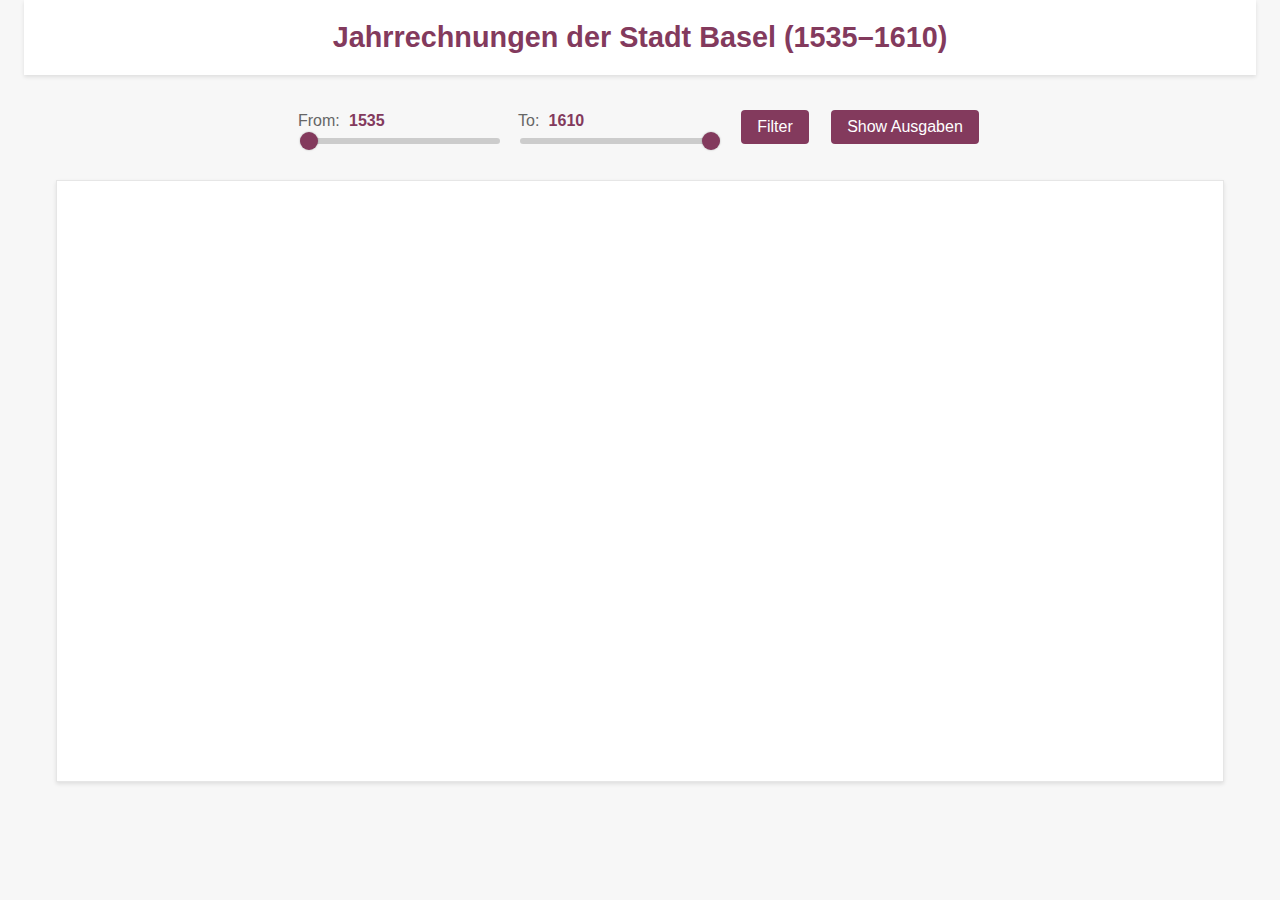
<file: InfoVis/srbas-treemap/index.html>
<!DOCTYPE html>
<html lang="en">
<head>
  <meta charset="UTF-8" />
  <title>Jahrrechnungen der Stadt Basel (1535–1610)</title>
  <link rel="stylesheet" href="style.css" />
</head>
<body>

  <!-- Header -->
  <header class="page-header">
    <h1>Jahrrechnungen der Stadt Basel (1535–1610)</h1>
  </header>

  <!-- Optional Breadcrumb (not used here, but available) -->
  <nav id="breadcrumb" class="breadcrumb-nav"></nav>

  <!-- Controls Section -->
  <section id="controls" class="controls-section">
    <div id="year-range" class="year-range">
      <div class="slider-group">
        <label for="yearFromSlider">From:
          <span id="yearFromValue" class="slider-value">1535</span>
        </label>
        <input
          type="range"
          id="yearFromSlider"
          min="1535"
          max="1610"
          value="1535"
          step="1"
        />
      </div>

      <div class="slider-group">
        <label for="yearToSlider">To:
          <span id="yearToValue" class="slider-value">1610</span>
        </label>
        <input
          type="range"
          id="yearToSlider"
          min="1535"
          max="1610"
          value="1610"
          step="1"
        />
      </div>

      <!-- Filter & Toggle Buttons -->
      <button id="filterButton" class="btn btn-primary">Filter</button>
      <button id="toggleButton" class="btn btn-primary">Show Ausgaben</button>
    </div>
  </section>

  <!-- Main Treemap Container -->
  <section id="treemap-container" class="treemap-section">
    <div id="treemap" class="treemap"></div>
  </section>

  <!-- Legend (Populated Dynamically) -->
  <section id="dynamic-legend" class="treemap-legend">
    <!-- Color-coded squares inserted by JavaScript -->
  </section>

  <!-- D3 from CDN + your custom code -->
  <script src="https://d3js.org/d3.v7.min.js"></script>
  <script src="app.js"></script>
</body>
</html>
</file>
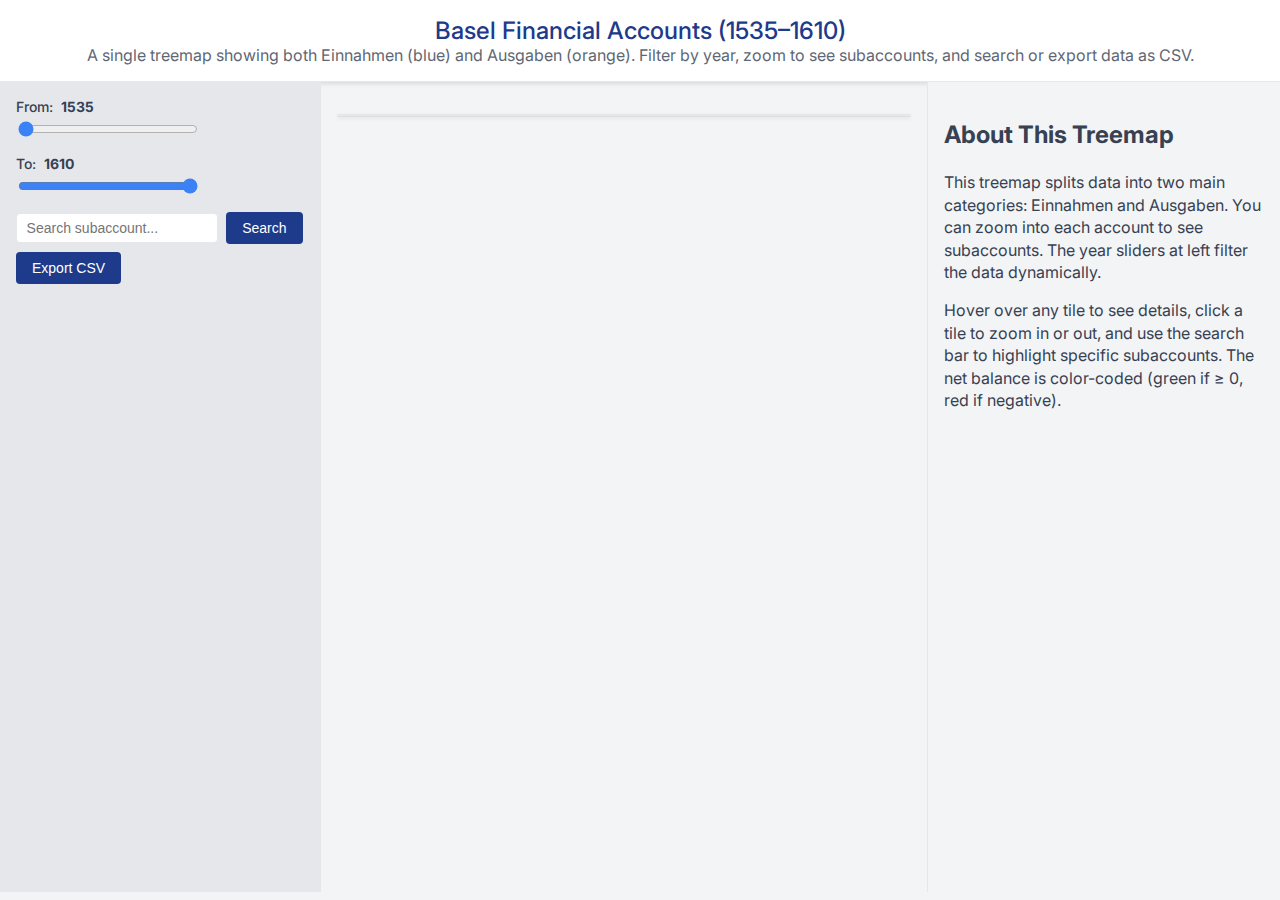
<file: InfoVis/srbas-treemap/webdev-sparql-result-treemap/index.html>
<!DOCTYPE html>
<html lang="en">
<head>
  <meta charset="UTF-8" />
  <title>Basel Financial Accounts (1535–1610) - Unified Treemap</title>
  <meta name="viewport" content="width=device-width, initial-scale=1.0" />

  <!-- Our main stylesheet -->
  <link rel="stylesheet" href="style.css" />

  <!-- Optional web font -->
  <link
    rel="stylesheet"
    href="https://fonts.googleapis.com/css2?family=Inter:wght@300;400;500&display=swap"
  />
</head>
<body>

  <!-- Header -->
  <header class="page-header">
    <h1>Basel Financial Accounts (1535–1610)</h1>
    <p class="header-subtitle">
      A single treemap showing both Einnahmen (blue) and Ausgaben (orange).
      Filter by year, zoom to see subaccounts, and search or export data as CSV.
    </p>
  </header>

  <!-- Main layout (3 columns) -->
  <main class="main-layout-3col">

    <!-- Left Pane: Year Sliders, Search, Net Balance -->
    <aside class="left-pane">
      <section class="controls-section">

        <!-- Year Range Sliders (no Filter button) -->
        <div class="year-range">
          <div class="slider-group">
            <label for="yearFromSlider">
              From:
              <span id="yearFromValue" class="slider-value">1535</span>
            </label>
            <input
              type="range"
              id="yearFromSlider"
              min="1535"
              max="1610"
              value="1535"
              step="1"
            />
          </div>

          <div class="slider-group">
            <label for="yearToSlider">
              To:
              <span id="yearToValue" class="slider-value">1610</span>
            </label>
            <input
              type="range"
              id="yearToSlider"
              min="1535"
              max="1610"
              value="1610"
              step="1"
            />
          </div>
        </div>

        <!-- Search & Export -->
        <div id="extra-controls" class="extra-controls">
          <input
            type="text"
            id="searchBox"
            placeholder="Search subaccount..."
          />
          <button id="searchButton" class="btn btn-primary">Search</button>
          <button id="exportButton" class="btn btn-primary">Export CSV</button>
        </div>

        <!-- Net Balance Display -->
        <div id="netBalance"></div>
      </section>
    </aside>

    <!-- Center Pane: Treemap, Breadcrumb, Legend -->
    <section class="center-pane treemap-section">
      <!-- Breadcrumb bar (with reset zoom link) -->
      <div id="breadcrumb"></div>

      <!-- The treemap container -->
      <div id="treemap" class="treemap"></div>

      <!-- Dynamic color legend -->
      <section id="dynamic-legend" class="treemap-legend"></section>
    </section>

    <!-- Right Pane: Info Panel -->
    <aside class="right-info-pane">
      <section id="info-panel">
        <h2>About This Treemap</h2>
        <p>
          This treemap splits data into two main categories: Einnahmen and
          Ausgaben. You can zoom into each account to see subaccounts.
          The year sliders at left filter the data dynamically.
        </p>
        <p>
          Hover over any tile to see details, click a tile to zoom in or out,
          and use the search bar to highlight specific subaccounts. The net
          balance is color-coded (green if ≥ 0, red if negative).
        </p>
      </section>
    </aside>

  </main>

  <!-- D3 and main JS -->
  <script src="https://d3js.org/d3.v7.min.js"></script>
  <script src="app.js"></script>
</body>
</html>
</file>
<file: InfoVis/srbas-treemap/style.css>
/* -- Base Styles & Variables -- */
:root {
    --primary-color: #833a5d;
    --secondary-color: #666666;
    --background-color: #f7f7f7;
    --white: #ffffff;
  
    /* Font families */
    --heading-font: "Helvetica Neue", Arial, sans-serif;
    --body-font: "Open Sans", Arial, sans-serif;
  
    --spacing-unit: 1rem;
    --max-page-width: 1200px;
  }
  
  html, body {
    margin: 0;
    padding: 0;
    background-color: var(--background-color);
    font-family: var(--body-font);
    color: var(--secondary-color);
    line-height: 1.5;
  }
  
  body {
    display: flex;
    flex-direction: column;
    align-items: center;
    min-height: 100vh;
    overflow-x: hidden;
  }
  
  /* Header */
  .page-header {
    width: 100%;
    max-width: var(--max-page-width);
    background-color: var(--white);
    padding: var(--spacing-unit);
    text-align: center;
    box-shadow: 0 2px 4px rgba(0,0,0,0.1);
  }
  
  .page-header h1 {
    margin: 0;
    font-family: var(--heading-font);
    font-size: 1.8rem;
    color: var(--primary-color);
  }
  
  /* Breadcrumb */
  .breadcrumb-nav {
    width: 100%;
    max-width: var(--max-page-width);
    margin-top: var(--spacing-unit);
    padding: 0 var(--spacing-unit);
    font-size: 0.9rem;
  }
  
  .breadcrumb-nav a {
    color: var(--primary-color);
    text-decoration: none;
    margin-right: 0.5rem;
  }
  .breadcrumb-nav a:hover {
    text-decoration: underline;
  }
  
  /* Controls Section */
  .controls-section {
    width: 100%;
    max-width: var(--max-page-width);
    padding: var(--spacing-unit);
    display: flex;
    justify-content: center;
    align-items: center;
    box-sizing: border-box;
  }
  
  .year-range {
    display: flex;
    flex-wrap: wrap;
    gap: var(--spacing-unit);
    justify-content: center;
    align-items: center;
  }
  
  .slider-group {
    display: flex;
    flex-direction: column;
    align-items: flex-start;
  }
  
  .slider-group label {
    font-weight: 500;
    margin-bottom: 0.2rem;
  }
  
  .slider-value {
    font-weight: bold;
    color: var(--primary-color);
    margin-left: 0.3rem;
  }
  
  /* Range Slider */
  input[type="range"] {
    -webkit-appearance: none;
    width: 200px;
    background: transparent;
    cursor: pointer;
  }
  input[type="range"]:focus {
    outline: none;
  }
  input[type="range"]::-webkit-slider-runnable-track {
    background: #ccc;
    height: 6px;
    border-radius: 3px;
  }
  input[type="range"]::-webkit-slider-thumb {
    -webkit-appearance: none;
    background: var(--primary-color);
    height: 18px;
    width: 18px;
    border-radius: 50%;
    margin-top: -6px;
    box-shadow: 0 0 2px rgba(0,0,0,0.3);
  }
  input[type="range"]:focus::-webkit-slider-thumb {
    outline: 2px solid var(--primary-color);
  }
  input[type="range"]::-moz-range-track {
    background: #ccc;
    height: 6px;
    border-radius: 3px;
  }
  input[type="range"]::-moz-range-thumb {
    background: var(--primary-color);
    height: 18px;
    width: 18px;
    border-radius: 50%;
    box-shadow: 0 0 2px rgba(0,0,0,0.3);
  }
  
  /* Buttons */
  .btn {
    display: inline-block;
    padding: 0.5rem 1rem;
    margin: 0.2rem;
    font-size: 1rem;
    cursor: pointer;
    text-align: center;
    border-radius: 4px;
    border: none;
  }
  .btn-primary {
    background-color: var(--primary-color);
    color: #fff;
  }
  .btn-primary:hover {
    background-color: #6E3053;
  }
  
  /* Treemap Section */
  .treemap-section {
    width: 100%;
    max-width: var(--max-page-width);
    padding: var(--spacing-unit);
    display: flex;
    justify-content: center;
    align-items: center;
    box-sizing: border-box;
  }
  
  .treemap {
    flex: 1;
    min-height: 600px;
    background-color: #fff;
    border: 1px solid #e6e6e6;
    position: relative;
    overflow: hidden;
    box-shadow: 0 2px 4px rgba(0,0,0,0.1);
  }
  
  /* Dynamic Legend */
  .treemap-legend {
    width: 100%;
    max-width: var(--max-page-width);
    margin: var(--spacing-unit) auto;
    display: flex;
    flex-wrap: wrap;
    gap: 0.5rem;
    align-items: center;
    justify-content: center;
  }
  
  .treemap-legend .legend-item {
    display: flex;
    align-items: center;
    font-size: 0.9rem;
    margin-right: 1rem;
  }
  
  .treemap-legend .legend-swatch {
    width: 16px;
    height: 16px;
    margin-right: 6px;
    border-radius: 2px;
    display: inline-block;
    border: 1px solid #ccc;
  }
  
  /* Tooltip */
  .tooltip {
    position: absolute;
    opacity: 0;
    pointer-events: none;
    background-color: #fdfdfd;
    border: 1px solid #ccc;
    padding: 0.5rem;
    border-radius: 4px;
    font-size: 0.9rem;
    box-shadow: 0 2px 6px rgba(0,0,0,0.15);
  }
  
  /* Footer */
  .page-footer {
    width: 100%;
    max-width: var(--max-page-width);
    text-align: center;
    margin-top: auto;
    padding: var(--spacing-unit);
    font-size: 0.85rem;
    color: var(--secondary-color);
  }
</file>
<file: InfoVis/srbas-treemap/webdev-sparql-result-treemap/style.css>
/***************************************************
 * style.css - Unified Treemap (All Income & Expense)
 ***************************************************/

/* 1. Root Variables */
:root {
  --primary-blue: #1e3a8a;
  --secondary-blue: #3b82f6;
  --gray-light: #f3f4f6;
  --gray-medium: #e5e7eb;
  --gray-dark: #374151;
  --white: #ffffff;
  --red: #dc2626;
  --green: #059669;

  --font-primary: 'Inter', -apple-system, BlinkMacSystemFont,
                  'Segoe UI', Roboto, Helvetica, Arial, sans-serif;
  --text-sm: 0.875rem;
  --text-base: 1rem;
  --text-lg: 1.125rem;
  --text-2xl: 1.5rem;

  --box-shadow-sm: 0 2px 4px rgba(0,0,0,0.1);
  --border-radius: 4px;
}

/* 2. Global Base */
html, body {
  margin: 0;
  padding: 0;
  font-family: var(--font-primary);
  background-color: var(--gray-light);
  color: var(--gray-dark);
  height: 100%;
}

a {
  color: var(--secondary-blue);
  text-decoration: none;
}

a:hover {
  text-decoration: underline;
}

/* 3. Header */
.page-header {
  background: var(--white);
  border-bottom: 1px solid var(--gray-medium);
  padding: 1rem 2rem;
  text-align: center;
  box-shadow: var(--box-shadow-sm);
}

.page-header h1 {
  margin: 0;
  font-size: var(--text-2xl);
  font-weight: 500;
  color: var(--primary-blue);
}

.header-subtitle {
  margin: 0;
  font-size: var(--text-base);
  opacity: 0.8;
}

/* 4. Main Layout - 3 columns */
.main-layout-3col {
  display: flex;
  flex-direction: row;
  height: calc(100vh - 90px); /* offset for header */
}

.left-pane {
  width: 320px;
  min-width: 280px;
  background: var(--gray-medium);
  overflow-y: auto;
  border-right: 1px solid var(--gray-medium);
}

.center-pane {
  flex: 1;
  display: flex;
  flex-direction: column;
  overflow-y: auto;
  border-right: 1px solid var(--gray-medium);
}

.right-info-pane {
  width: 320px;
  min-width: 280px;
  background: var(--gray-light);
  overflow-y: auto;
  padding: 1rem;
}

/* 5. Controls */
.controls-section {
  padding: 1rem;
  display: flex;
  flex-direction: column;
  gap: 1rem;
}

.year-range {
  display: flex;
  flex-direction: column;
  gap: 1rem;
}

.slider-group {
  display: flex;
  flex-direction: column;
  gap: 0.25rem;
}

.slider-group label {
  font-size: var(--text-sm);
  font-weight: 500;
}

.slider-value {
  font-weight: bold;
  margin-left: 0.25rem;
}

input[type="range"] {
  width: 180px;
  accent-color: var(--secondary-blue);
}

.button-row {
  display: flex;
  flex-wrap: wrap;
  gap: 0.5rem;
}

/* Buttons */
.btn {
  font-size: var(--text-sm);
  font-weight: 500;
  padding: 0.5rem 1rem;
  border: none;
  border-radius: var(--border-radius);
  cursor: pointer;
  transition: background 0.15s ease, color 0.15s ease;
  outline: none;
}

.btn-primary {
  background: var(--primary-blue);
  color: var(--white);
}

.btn-primary:hover {
  background: var(--secondary-blue);
}

/* Extra Controls (Search, Export) */
.extra-controls {
  display: flex;
  flex-wrap: wrap;
  gap: 0.5rem;
  align-items: center;
}

#searchBox {
  border: 1px solid var(--gray-medium);
  border-radius: var(--border-radius);
  padding: 0.4rem 0.6rem;
  font-size: var(--text-sm);
  min-width: 120px;
}

/* 6. Treemap + Legend */
.treemap-section {
  position: relative;
  padding: 1rem;
  flex: 1;
  overflow: hidden;
}

#breadcrumb {
  font-size: var(--text-sm);
  color: var(--gray-dark);
  margin-bottom: 0.5rem;
  padding: 0.25rem 0.5rem;
}

#treemap {
  background: var(--white);
  border: 1px solid var(--gray-medium);
  border-radius: var(--border-radius);
  position: relative;
  overflow: hidden;
  box-shadow: var(--box-shadow-sm);
}

.treemap-legend {
  display: flex;
  flex-wrap: wrap;
  gap: 1rem;
  padding: 1rem;
  background: var(--gray-light);
  border-top: 1px solid var(--gray-medium);
}

.legend-item {
  display: flex;
  align-items: center;
  gap: 0.5rem;
  font-size: var(--text-sm);
}

.legend-swatch {
  width: 16px;
  height: 16px;
  border-radius: 3px;
}

/* 7. Tooltip */
.tooltip {
  position: absolute;
  z-index: 9999;
  background: rgba(255, 255, 255, 0.97);
  color: var(--gray-dark);
  border: 1px solid var(--gray-medium);
  border-radius: var(--border-radius);
  padding: 0.5rem;
  pointer-events: none;
  font-size: var(--text-sm);
  box-shadow: var(--box-shadow-sm);
  max-width: 260px;
}

/* Treemap rect transitions */
.treemap svg rect {
  transition: transform 0.2s ease, fill 0.2s ease;
}

.treemap svg rect:hover {
  transform: scale(1.01);
  stroke: #666;
}

/* Subaccount highlight (via search) */
.treemap svg rect[data-subaccount] {
  stroke-width: 1;
  stroke: var(--white);
}

/* 8. Net Balance */
#netBalance {
  font-size: var(--text-base);
  font-weight: 600;
  border-top: 1px solid var(--gray-medium);
  padding-top: 0.5rem;
  margin-top: 0.5rem;
}

/* 9. Right Info Pane */
#info-panel {
  font-size: var(--text-base);
  line-height: 1.4;
}

/* 10. Responsive */
@media (max-width: 1200px) {
  .left-pane {
    width: 280px;
  }
  .right-info-pane {
    width: 280px;
  }
}

@media (max-width: 960px) {
  .main-layout-3col {
    flex-direction: column;
    height: auto;
  }
  .left-pane,
  .center-pane,
  .right-info-pane {
    width: 100%;
    max-width: none;
    border-right: none;
    border-bottom: 1px solid var(--gray-medium);
  }
}

@media (max-width: 480px) {
  .button-row {
    flex-direction: column;
  }
  .btn {
    width: 100%;
    margin-top: 0.25rem;
  }
  .extra-controls {
    flex-direction: column;
    align-items: flex-start;
  }
  #searchBox {
    width: 100%;
  }
}
</file>
